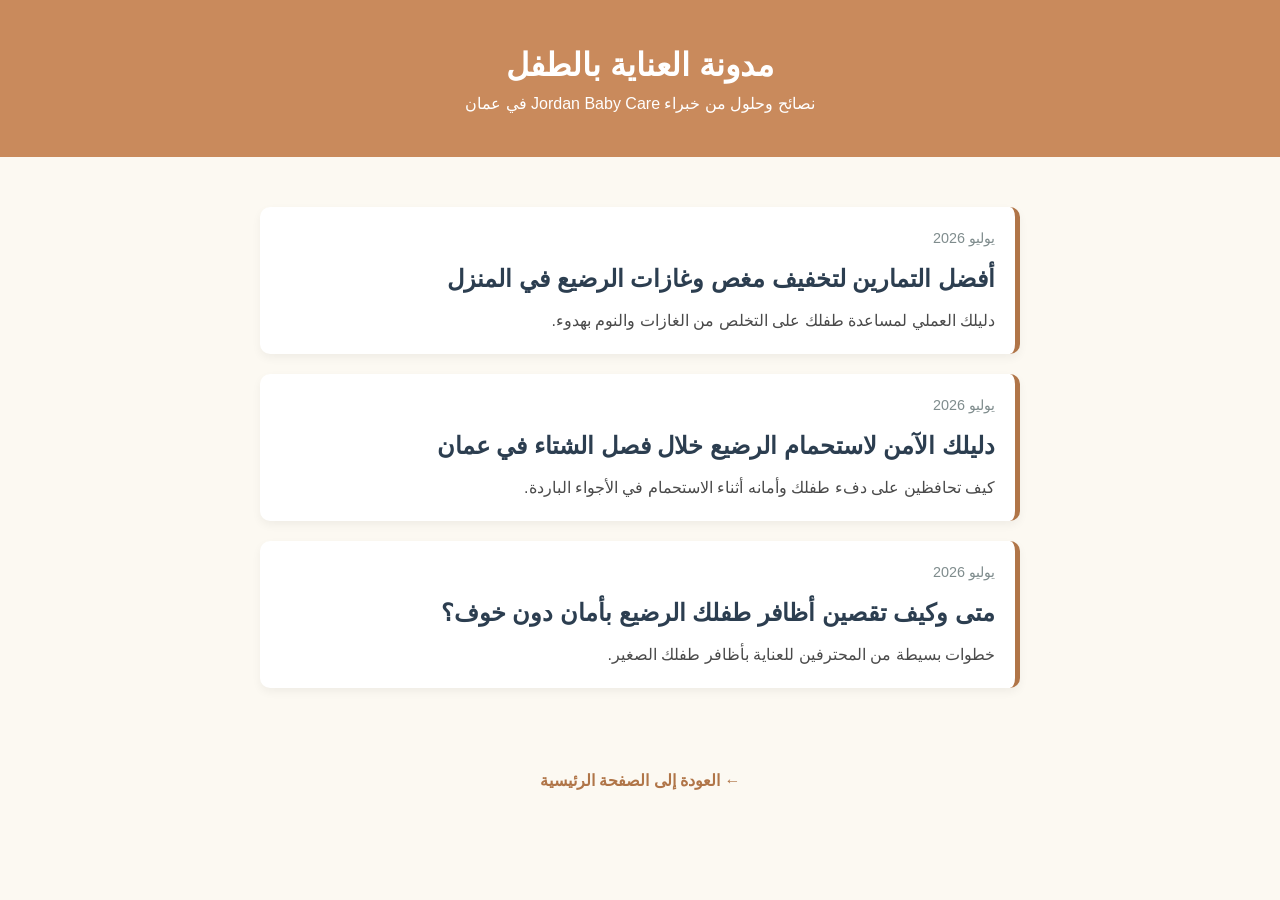
<file: blog/index.html>
<!DOCTYPE html>
<html lang="ar" dir="rtl">
<head>
    <meta charset="UTF-8">
    <meta name="viewport" content="width=device-width, initial-scale=1.0">
    
    <!-- ================= SEO 优化开始 ================= -->
    <title>مدونة رعاية الأطفال | دليل الأمومة في عمان - Jordan Baby Care</title>
    <meta name="description" content="مقالات ونصائح الخبراء حول رعاية حديثي الولادة، الاستحمام، والمساج في الأردن. اكتشفي أسرار راحة طفلك مع خبراء Jordan Baby Care في عمان.">
    <meta name="keywords" content="رعاية الأطفال عمان, مدونة الأمومة الأردن, نصائح حديثي الولادة, استحمام الرضيع, مساج للأطفال, Jordan Baby Care Blog">
    <meta property="og:title" content="مدونة رعاية الأطفال | دليل الأمومة في عمان">
    <meta property="og:description" content="مقالات حصرية ونصائح مجانية من خبراء الرعاية في عمان حول الاستحمام، المساج، والتخلص من المغص.">
    <meta property="og:type" content="website">
    <!-- ================= SEO 优化结束 ================= -->

    <link rel="stylesheet" href="../style.css">

    <!-- ================= 追踪代码区开始 ================= -->
    <!-- Google tag (gtag.js) -->
    <script async src="https://www.googletagmanager.com/gtag/js?id=G-HRCN6VY1M0"></script>
    <script>
      window.dataLayer = window.dataLayer || [];
      function gtag(){dataLayer.push(arguments);}
      gtag('js', new Date());
      gtag('config', 'G-HRCN6VY1M0');
    </script>
    
    <!-- Meta Pixel Code -->
    <script>
      !function(f,b,e,v,n,t,s)
      {if(f.fbq)return;n=f.fbq=function(){n.callMethod?
      n.callMethod.apply(n,arguments):n.queue.push(arguments)};
      if(!f._fbq)f._fbq=n;n.push=n;n.loaded=!0;n.version='2.0';
      n.queue=[];t=b.createElement(e);t.async=!0;
      t.src=v;s=b.getElementsByTagName(e)[0];
      s.parentNode.insertBefore(t,s)}(window, document,'script',
      'https://connect.facebook.net/en_US/fbevents.js');
      fbq('init', '2212940619560844');
      fbq('track', 'PageView');
    </script>
    <noscript><img height="1" width="1" style="display:none"
    src="https://www.facebook.com/tr?id=2212940619560844&ev=PageView&noscript=1"
    /></noscript>
    <!-- ================= 追踪代码区结束 ================= -->

    <style>
        .blog-header { background: #c98a5c; color: white; padding: 40px 20px; text-align: center; margin-bottom: 30px; }
        .blog-list { max-width: 800px; margin: 0 auto; padding: 20px; }
        .blog-post-card { background: white; padding: 20px; border-radius: 10px; margin-bottom: 20px; box-shadow: 0 4px 10px rgba(0,0,0,0.05); border-right: 5px solid #b07548; }
        .blog-post-card h2 { font-size: 1.5rem; margin-bottom: 10px; }
        .blog-post-card a { color: #2c3e50; text-decoration: none; font-weight: bold; }
        .blog-post-card a:hover { color: #c98a5c; }
        .blog-date { color: #7f8c8d; font-size: 0.9rem; margin-bottom: 10px; }
        .back-home { display: block; text-align: center; margin: 40px 0; font-weight: bold; color: #b07548; text-decoration: none; }
    </style>
</head>
<body style="background-color: #fcf9f2;">
    <div class="blog-header">
        <h1>مدونة العناية بالطفل</h1>
        <p>نصائح وحلول من خبراء Jordan Baby Care في عمان</p>
    </div>

    <div class="blog-list">
        <!-- 文章 1 -->
        <div class="blog-post-card">
            <div class="blog-date">يوليو 2026</div>
            <h2><a href="colic-relief.html">أفضل التمارين لتخفيف مغص وغازات الرضيع في المنزل</a></h2>
            <p>دليلك العملي لمساعدة طفلك على التخلص من الغازات والنوم بهدوء.</p>
        </div>
        <!-- 文章 2 -->
        <div class="blog-post-card">
            <div class="blog-date">يوليو 2026</div>
            <h2><a href="winter-bath-amman.html">دليلك الآمن لاستحمام الرضيع خلال فصل الشتاء في عمان</a></h2>
            <p>كيف تحافظين على دفء طفلك وأمانه أثناء الاستحمام في الأجواء الباردة.</p>
        </div>
        <!-- 文章 3 -->
        <div class="blog-post-card">
            <div class="blog-date">يوليو 2026</div>
            <h2><a href="safe-nail-clipping.html">متى وكيف تقصين أظافر طفلك الرضيع بأمان دون خوف؟</a></h2>
            <p>خطوات بسيطة من المحترفين للعناية بأظافر طفلك الصغير.</p>
        </div>
    </div>
    
    <a href="../index.html" class="back-home">← العودة إلى الصفحة الرئيسية</a>
</body>
</html>
</file>
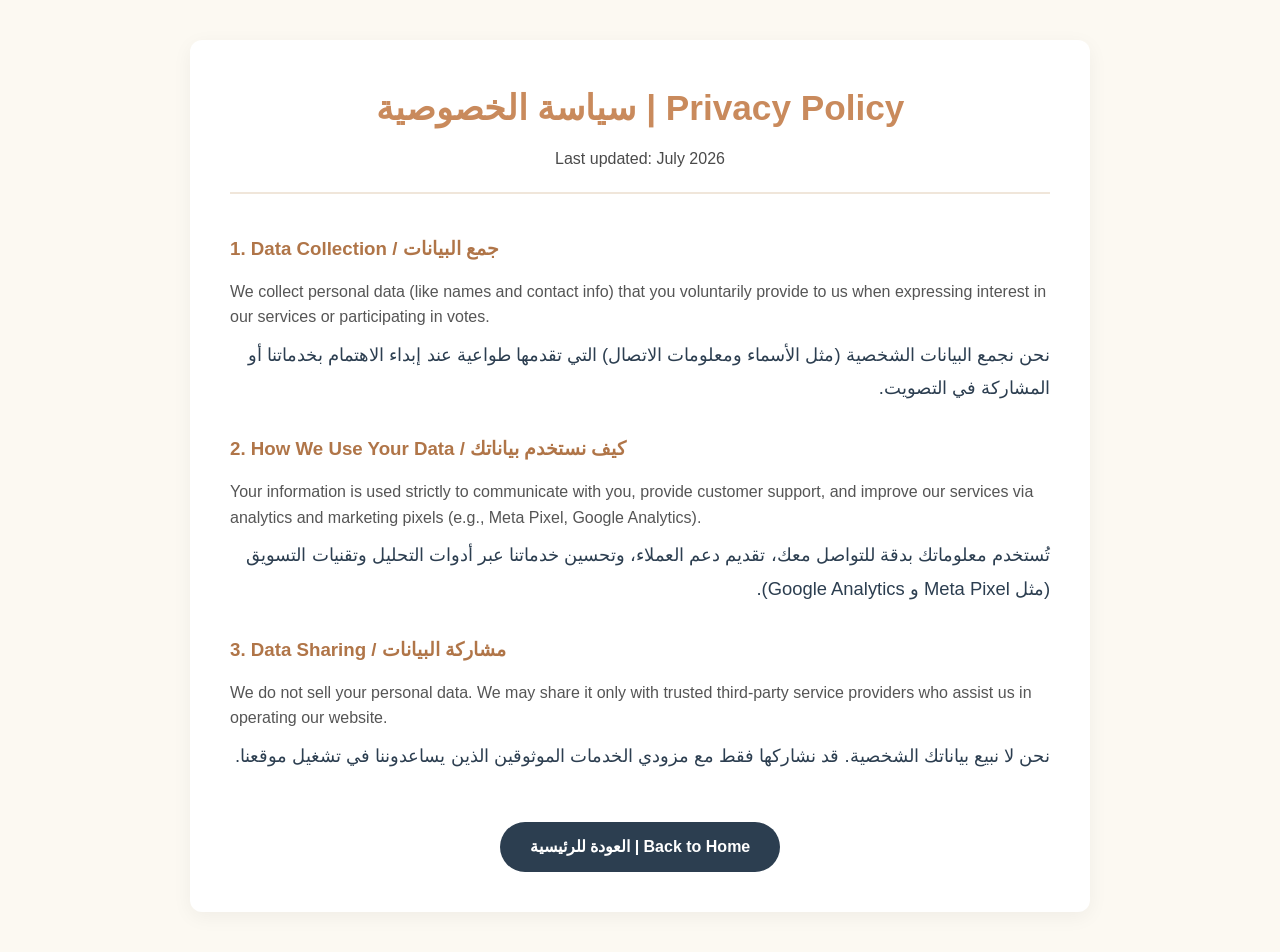
<file: privacy.html>
<!DOCTYPE html>
<html lang="en" dir="ltr">
<head>
    <meta charset="UTF-8">
    <meta name="viewport" content="width=device-width, initial-scale=1.0">
    <title>Privacy Policy | سياسة الخصوصية - Jordan Baby Care</title>
    <link rel="stylesheet" href="style.css">
    <style>
        .privacy-container { max-width: 900px; margin: 40px auto; padding: 40px; background: white; border-radius: 12px; box-shadow: 0 5px 20px rgba(0,0,0,0.05); }
        .privacy-header { text-align: center; margin-bottom: 40px; padding-bottom: 20px; border-bottom: 2px solid #f0e6da; }
        .privacy-header h1 { color: #c98a5c; margin-bottom: 10px; font-size: 2.2rem; }
        .privacy-section { margin-bottom: 30px; display: flex; flex-direction: column; }
        .privacy-section h3 { color: #b07548; margin-bottom: 15px; }
        .text-en { color: #555; line-height: 1.6; font-size: 1rem; margin-bottom: 8px; }
        .text-ar { color: #2c3e50; line-height: 1.8; font-size: 1.15rem; font-weight: 500; text-align: right; direction: rtl; }
        .back-btn { display: inline-block; background: #2c3e50; color: white; padding: 12px 30px; text-decoration: none; border-radius: 25px; margin-top: 20px; font-weight: bold; }
        .back-btn:hover { background: #1a252f; }
    </style>
</head>
<body style="background-color: #fcf9f2;">
    <div class="privacy-container">
        <div class="privacy-header">
            <h1>سياسة الخصوصية | Privacy Policy</h1>
            <p>Last updated: July 2026</p>
        </div>

        <div class="privacy-section">
            <h3>1. Data Collection / جمع البيانات</h3>
            <p class="text-en">We collect personal data (like names and contact info) that you voluntarily provide to us when expressing interest in our services or participating in votes.</p>
            <p class="text-ar">نحن نجمع البيانات الشخصية (مثل الأسماء ومعلومات الاتصال) التي تقدمها طواعية عند إبداء الاهتمام بخدماتنا أو المشاركة في التصويت.</p>
        </div>

        <div class="privacy-section">
            <h3>2. How We Use Your Data / كيف نستخدم بياناتك</h3>
            <p class="text-en">Your information is used strictly to communicate with you, provide customer support, and improve our services via analytics and marketing pixels (e.g., Meta Pixel, Google Analytics).</p>
            <p class="text-ar">تُستخدم معلوماتك بدقة للتواصل معك، تقديم دعم العملاء، وتحسين خدماتنا عبر أدوات التحليل وتقنيات التسويق (مثل Meta Pixel و Google Analytics).</p>
        </div>

        <div class="privacy-section">
            <h3>3. Data Sharing / مشاركة البيانات</h3>
            <p class="text-en">We do not sell your personal data. We may share it only with trusted third-party service providers who assist us in operating our website.</p>
            <p class="text-ar">نحن لا نبيع بياناتك الشخصية. قد نشاركها فقط مع مزودي الخدمات الموثوقين الذين يساعدوننا في تشغيل موقعنا.</p>
        </div>

        <div style="text-align: center;">
            <a href="index.html" class="back-btn">العودة للرئيسية | Back to Home</a>
        </div>
    </div>
</body>
</html>
</file>
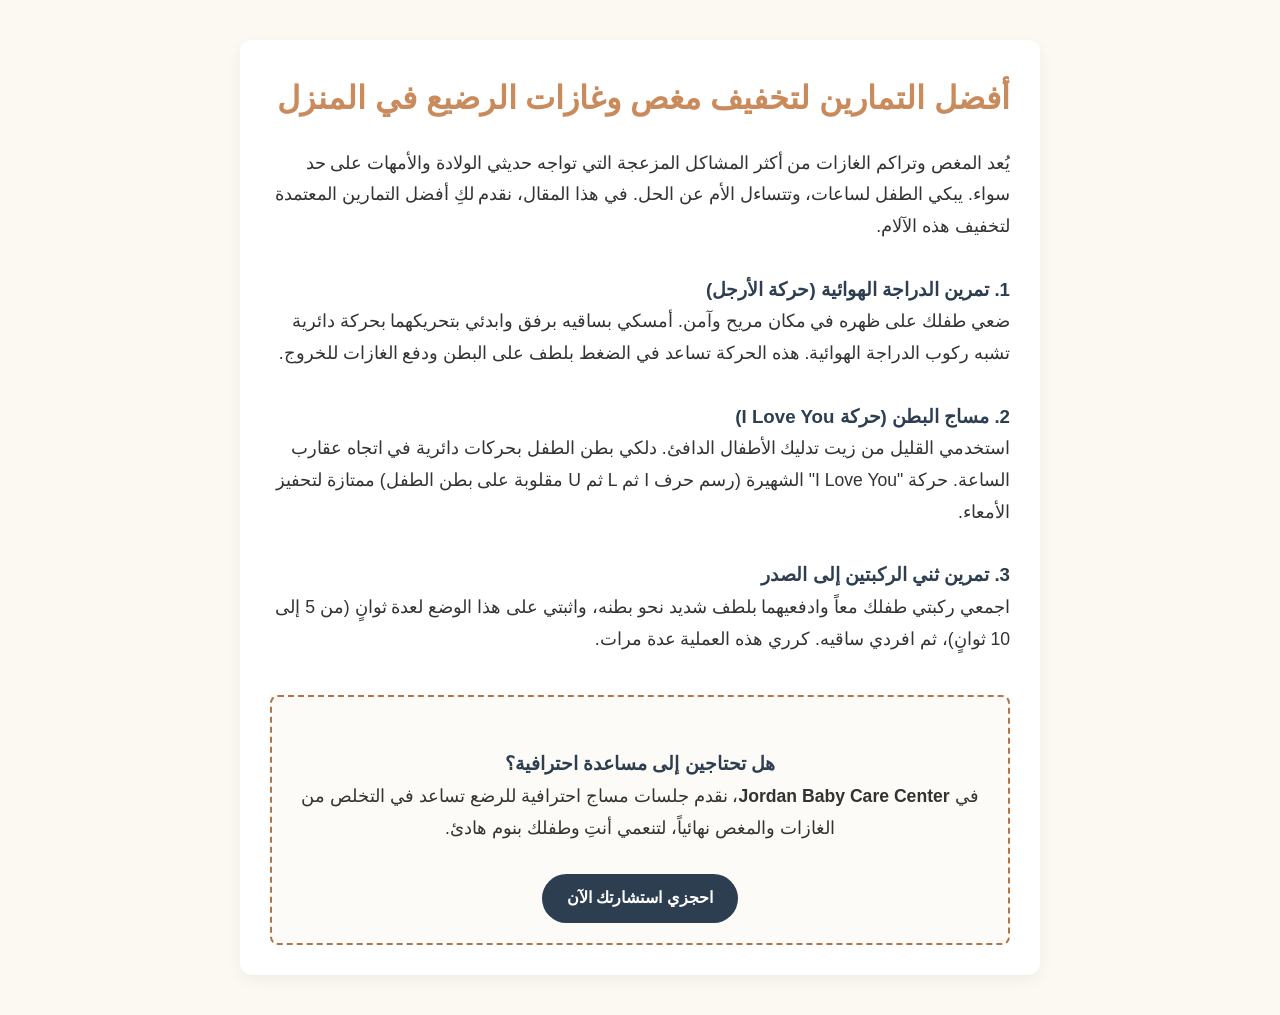
<file: blog/colic-relief.html>
<!DOCTYPE html>
<html lang="ar" dir="rtl">
<head>
    <meta charset="UTF-8">
    <meta name="viewport" content="width=device-width, initial-scale=1.0">
    
    <!-- ================= SEO 优化开始 ================= -->
    <title>أفضل تمارين لتخفيف مغص وغازات الرضيع | Jordan Baby</title>
    <meta name="description" content="تعاني من بكاء طفلك بسبب الغازات؟ تعرفي على أفضل تمارين المساج وحركات الأرجل لتخفيف مغص وغازات الأطفال الرضع في المنزل بخطوات عملية.">
    <meta name="keywords" content="مغص الرضيع, غازات الرضيع, مساج بطن الطفل, تمرين الدراجة للرضع, التخلص من غازات الأطفال, مساج الرضع عمان">
    <meta property="og:title" content="أفضل التمارين لتخفيف مغص وغازات الرضيع في المنزل">
    <meta property="og:description" content="دليلك العملي لمساعدة طفلك على التخلص من الغازات والنوم بهدوء. اكتشفي الحركات الصحيحة الآن!">
    <!-- ================= SEO 优化结束 ================= -->

    <link rel="stylesheet" href="../style.css">

    <!-- ================= 追踪代码区开始 ================= -->
    <script async src="https://www.googletagmanager.com/gtag/js?id=G-HRCN6VY1M0"></script>
    <script>
      window.dataLayer = window.dataLayer || [];
      function gtag(){dataLayer.push(arguments);}
      gtag('js', new Date());
      gtag('config', 'G-HRCN6VY1M0');
    </script>
    <script>
      !function(f,b,e,v,n,t,s)
      {if(f.fbq)return;n=f.fbq=function(){n.callMethod?
      n.callMethod.apply(n,arguments):n.queue.push(arguments)};
      if(!f._fbq)f._fbq=n;n.push=n;n.loaded=!0;n.version='2.0';
      n.queue=[];t=b.createElement(e);t.async=!0;
      t.src=v;s=b.getElementsByTagName(e)[0];
      s.parentNode.insertBefore(t,s)}(window, document,'script',
      'https://connect.facebook.net/en_US/fbevents.js');
      fbq('init', '2212940619560844');
      fbq('track', 'PageView');
    </script>
    <!-- ================= 追踪代码区结束 ================= -->

    <style>
        .article-container { max-width: 800px; margin: 40px auto; padding: 30px; background: white; border-radius: 12px; box-shadow: 0 5px 15px rgba(0,0,0,0.05); line-height: 1.8; color: #333; }
        .article-container h1 { color: #c98a5c; margin-bottom: 20px; font-size: 2rem; }
        .article-container h3 { color: #2c3e50; margin-top: 30px; }
        .article-container p { margin-bottom: 15px; font-size: 1.1rem; }
        .article-container ul { margin-right: 20px; margin-bottom: 20px; }
        .article-container li { margin-bottom: 10px; font-size: 1.1rem; }
        .cta-box { background: #fdfbf7; border: 2px dashed #b07548; padding: 20px; text-align: center; margin-top: 40px; border-radius: 8px; }
    </style>
</head>
<body style="background-color: #fcf9f2;">
    <div class="article-container">
        <h1>أفضل التمارين لتخفيف مغص وغازات الرضيع في المنزل</h1>
        <p>يُعد المغص وتراكم الغازات من أكثر المشاكل المزعجة التي تواجه حديثي الولادة والأمهات على حد سواء. يبكي الطفل لساعات، وتتساءل الأم عن الحل. في هذا المقال، نقدم لكِ أفضل التمارين المعتمدة لتخفيف هذه الآلام.</p>
        
        <h3>1. تمرين الدراجة الهوائية (حركة الأرجل)</h3>
        <p>ضعي طفلك على ظهره في مكان مريح وآمن. أمسكي بساقيه برفق وابدئي بتحريكهما بحركة دائرية تشبه ركوب الدراجة الهوائية. هذه الحركة تساعد في الضغط بلطف على البطن ودفع الغازات للخروج.</p>
        
        <h3>2. مساج البطن (حركة I Love You)</h3>
        <p>استخدمي القليل من زيت تدليك الأطفال الدافئ. دلكي بطن الطفل بحركات دائرية في اتجاه عقارب الساعة. حركة "I Love You" الشهيرة (رسم حرف I ثم L ثم U مقلوبة على بطن الطفل) ممتازة لتحفيز الأمعاء.</p>
        
        <h3>3. تمرين ثني الركبتين إلى الصدر</h3>
        <p>اجمعي ركبتي طفلك معاً وادفعيهما بلطف شديد نحو بطنه، واثبتي على هذا الوضع لعدة ثوانٍ (من 5 إلى 10 ثوانٍ)، ثم افردي ساقيه. كرري هذه العملية عدة مرات.</p>

        <div class="cta-box">
            <h3>هل تحتاجين إلى مساعدة احترافية؟</h3>
            <p>في <strong>Jordan Baby Care Center</strong>، نقدم جلسات مساج احترافية للرضع تساعد في التخلص من الغازات والمغص نهائياً، لتنعمي أنتِ وطفلك بنوم هادئ.</p>
            <a href="../index.html" style="display:inline-block; margin-top:15px; padding:10px 25px; background:#2c3e50; color:white; text-decoration:none; border-radius:25px; font-weight:bold;">احجزي استشارتك الآن</a>
        </div>
    </div>
</body>
</html>
</file>
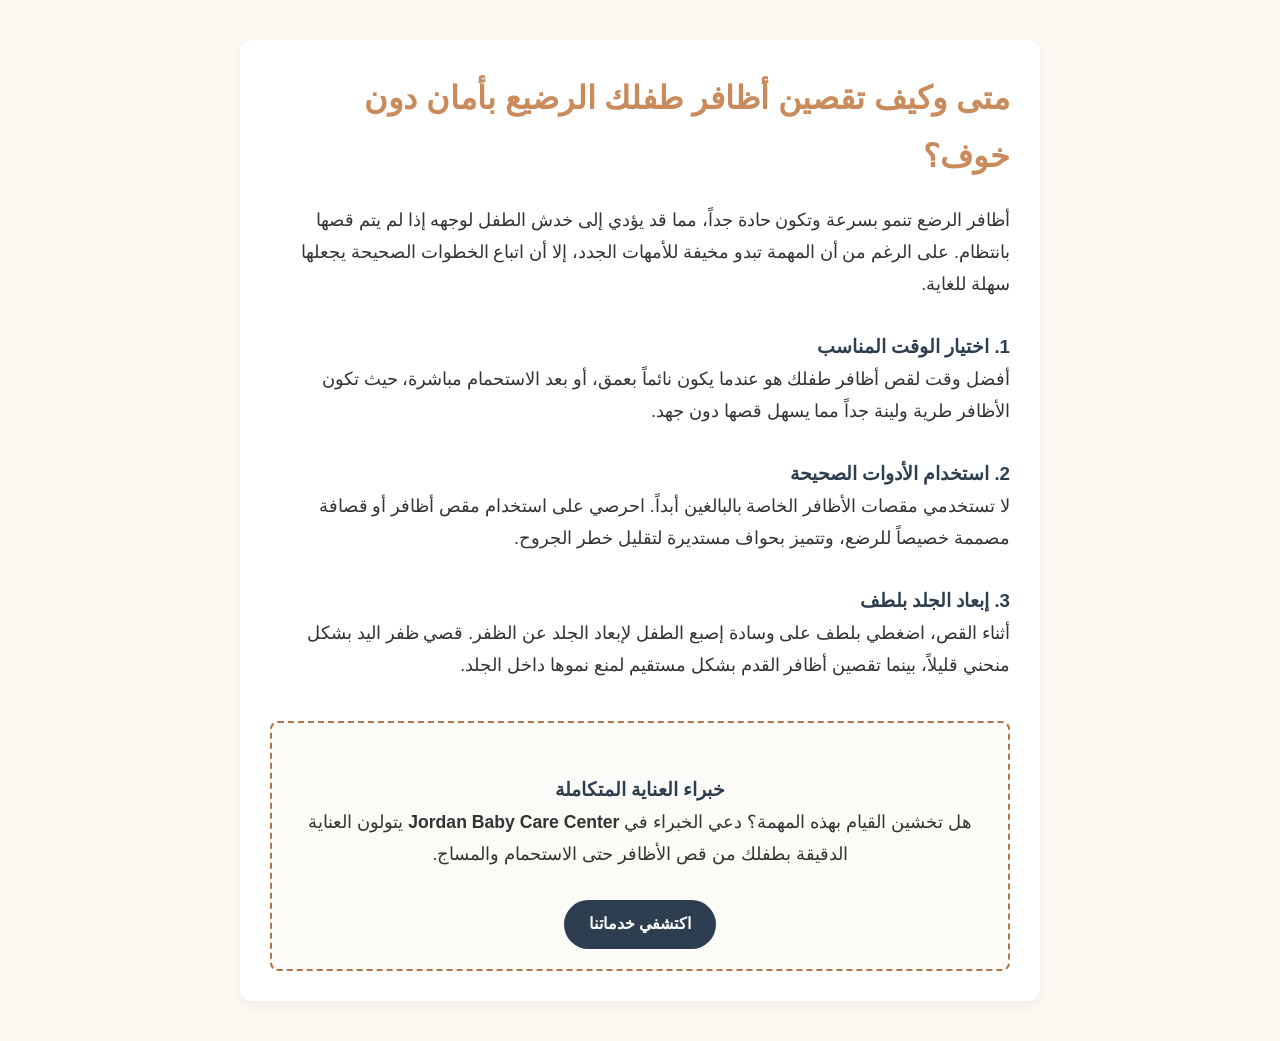
<file: blog/safe-nail-clipping.html>
<!DOCTYPE html>
<html lang="ar" dir="rtl">
<head>
    <meta charset="UTF-8">
    <meta name="viewport" content="width=device-width, initial-scale=1.0">
    
    <!-- ================= SEO 优化开始 ================= -->
    <title>كيف تقصين أظافر طفلك بأمان | نصائح Jordan Baby</title>
    <meta name="description" content="الطريقة الصحيحة لقص أظافر الرضع حديثي الولادة دون التسبب بجروح أو ألم. أفضل الأوقات والأدوات المستخدمة للعناية بأظافر طفلك.">
    <meta name="keywords" content="قص أظافر الرضيع, العناية بأظافر الطفل, مقص أظافر المواليد, خدوش وجه الرضيع, العناية بالمولود الجديد الأردن">
    <meta property="og:title" content="متى وكيف تقصين أظافر طفلك الرضيع بأمان دون خوف؟">
    <meta property="og:description" content="خطوات بسيطة من المحترفين للعناية بأظافر طفلك الصغير بأمان تام.">
    <!-- ================= SEO 优化结束 ================= -->

    <link rel="stylesheet" href="../style.css">

    <!-- ================= 追踪代码区开始 ================= -->
    <script async src="https://www.googletagmanager.com/gtag/js?id=G-HRCN6VY1M0"></script>
    <script>
      window.dataLayer = window.dataLayer || [];
      function gtag(){dataLayer.push(arguments);}
      gtag('js', new Date());
      gtag('config', 'G-HRCN6VY1M0');
    </script>
    <script>
      !function(f,b,e,v,n,t,s)
      {if(f.fbq)return;n=f.fbq=function(){n.callMethod?
      n.callMethod.apply(n,arguments):n.queue.push(arguments)};
      if(!f._fbq)f._fbq=n;n.push=n;n.loaded=!0;n.version='2.0';
      n.queue=[];t=b.createElement(e);t.async=!0;
      t.src=v;s=b.getElementsByTagName(e)[0];
      s.parentNode.insertBefore(t,s)}(window, document,'script',
      'https://connect.facebook.net/en_US/fbevents.js');
      fbq('init', '2212940619560844');
      fbq('track', 'PageView');
    </script>
    <!-- ================= 追踪代码区结束 ================= -->

    <style>
        .article-container { max-width: 800px; margin: 40px auto; padding: 30px; background: white; border-radius: 12px; box-shadow: 0 5px 15px rgba(0,0,0,0.05); line-height: 1.8; color: #333; }
        .article-container h1 { color: #c98a5c; margin-bottom: 20px; font-size: 2rem; }
        .article-container h3 { color: #2c3e50; margin-top: 30px; }
        .article-container p { margin-bottom: 15px; font-size: 1.1rem; }
        .cta-box { background: #fdfbf7; border: 2px dashed #b07548; padding: 20px; text-align: center; margin-top: 40px; border-radius: 8px; }
    </style>
</head>
<body style="background-color: #fcf9f2;">
    <div class="article-container">
        <h1>متى وكيف تقصين أظافر طفلك الرضيع بأمان دون خوف؟</h1>
        <p>أظافر الرضع تنمو بسرعة وتكون حادة جداً، مما قد يؤدي إلى خدش الطفل لوجهه إذا لم يتم قصها بانتظام. على الرغم من أن المهمة تبدو مخيفة للأمهات الجدد، إلا أن اتباع الخطوات الصحيحة يجعلها سهلة للغاية.</p>
        
        <h3>1. اختيار الوقت المناسب</h3>
        <p>أفضل وقت لقص أظافر طفلك هو عندما يكون نائماً بعمق، أو بعد الاستحمام مباشرة، حيث تكون الأظافر طرية ولينة جداً مما يسهل قصها دون جهد.</p>
        
        <h3>2. استخدام الأدوات الصحيحة</h3>
        <p>لا تستخدمي مقصات الأظافر الخاصة بالبالغين أبداً. احرصي على استخدام مقص أظافر أو قصافة مصممة خصيصاً للرضع، وتتميز بحواف مستديرة لتقليل خطر الجروح.</p>
        
        <h3>3. إبعاد الجلد بلطف</h3>
        <p>أثناء القص، اضغطي بلطف على وسادة إصبع الطفل لإبعاد الجلد عن الظفر. قصي ظفر اليد بشكل منحني قليلاً، بينما تقصين أظافر القدم بشكل مستقيم لمنع نموها داخل الجلد.</p>

        <div class="cta-box">
            <h3>خبراء العناية المتكاملة</h3>
            <p>هل تخشين القيام بهذه المهمة؟ دعي الخبراء في <strong>Jordan Baby Care Center</strong> يتولون العناية الدقيقة بطفلك من قص الأظافر حتى الاستحمام والمساج.</p>
            <a href="../index.html" style="display:inline-block; margin-top:15px; padding:10px 25px; background:#2c3e50; color:white; text-decoration:none; border-radius:25px; font-weight:bold;">اكتشفي خدماتنا</a>
        </div>
    </div>
</body>
</html>
</file>
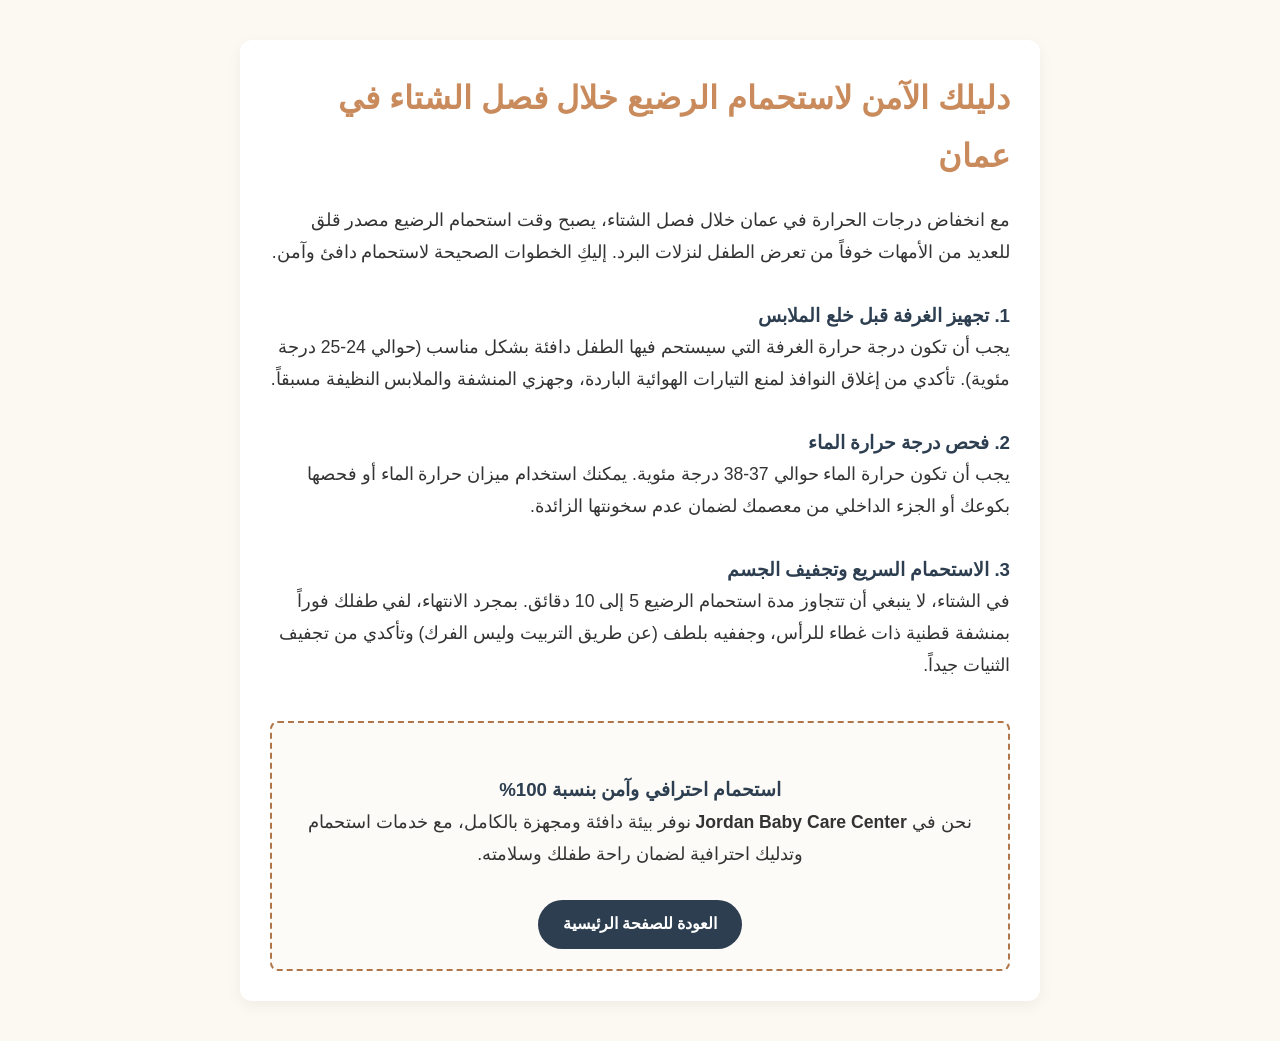
<file: blog/winter-bath-amman.html>
<!DOCTYPE html>
<html lang="ar" dir="rtl">
<head>
    <meta charset="UTF-8">
    <meta name="viewport" content="width=device-width, initial-scale=1.0">
    
    <!-- ================= SEO 优化开始 ================= -->
    <title>دليلك لاستحمام الرضيع في شتاء عمان | Jordan Baby</title>
    <meta name="description" content="نصائح هامة لحماية طفلك الرضيع من البرد أثناء الاستحمام في فصل الشتاء في الأردن. تعرفي على درجة حرارة الماء المناسبة والخطوات الآمنة.">
    <meta name="keywords" content="استحمام الرضيع في الشتاء, حمام الطفل عمان, درجة حرارة ماء استحمام الرضيع, حماية الطفل من البرد, رعاية حديثي الولادة الأردن">
    <meta property="og:title" content="دليلك الآمن لاستحمام الرضيع خلال فصل الشتاء في عمان">
    <meta property="og:description" content="كيف تحافظين على دفء طفلك وأمانه أثناء الاستحمام في الأجواء الباردة؟ اقرئي نصائح الخبراء.">
    <!-- ================= SEO 优化结束 ================= -->

    <link rel="stylesheet" href="../style.css">

    <!-- ================= 追踪代码区开始 ================= -->
    <script async src="https://www.googletagmanager.com/gtag/js?id=G-HRCN6VY1M0"></script>
    <script>
      window.dataLayer = window.dataLayer || [];
      function gtag(){dataLayer.push(arguments);}
      gtag('js', new Date());
      gtag('config', 'G-HRCN6VY1M0');
    </script>
    <script>
      !function(f,b,e,v,n,t,s)
      {if(f.fbq)return;n=f.fbq=function(){n.callMethod?
      n.callMethod.apply(n,arguments):n.queue.push(arguments)};
      if(!f._fbq)f._fbq=n;n.push=n;n.loaded=!0;n.version='2.0';
      n.queue=[];t=b.createElement(e);t.async=!0;
      t.src=v;s=b.getElementsByTagName(e)[0];
      s.parentNode.insertBefore(t,s)}(window, document,'script',
      'https://connect.facebook.net/en_US/fbevents.js');
      fbq('init', '2212940619560844');
      fbq('track', 'PageView');
    </script>
    <!-- ================= 追踪代码区结束 ================= -->

    <style> 
        .article-container { max-width: 800px; margin: 40px auto; padding: 30px; background: white; border-radius: 12px; box-shadow: 0 5px 15px rgba(0,0,0,0.05); line-height: 1.8; color: #333; }
        .article-container h1 { color: #c98a5c; margin-bottom: 20px; font-size: 2rem; }
        .article-container h3 { color: #2c3e50; margin-top: 30px; }
        .article-container p { margin-bottom: 15px; font-size: 1.1rem; }
        .cta-box { background: #fdfbf7; border: 2px dashed #b07548; padding: 20px; text-align: center; margin-top: 40px; border-radius: 8px; }
    </style>
</head>
<body style="background-color: #fcf9f2;">
    <div class="article-container">
        <h1>دليلك الآمن لاستحمام الرضيع خلال فصل الشتاء في عمان</h1>
        <p>مع انخفاض درجات الحرارة في عمان خلال فصل الشتاء، يصبح وقت استحمام الرضيع مصدر قلق للعديد من الأمهات خوفاً من تعرض الطفل لنزلات البرد. إليكِ الخطوات الصحيحة لاستحمام دافئ وآمن.</p>
        
        <h3>1. تجهيز الغرفة قبل خلع الملابس</h3>
        <p>يجب أن تكون درجة حرارة الغرفة التي سيستحم فيها الطفل دافئة بشكل مناسب (حوالي 24-25 درجة مئوية). تأكدي من إغلاق النوافذ لمنع التيارات الهوائية الباردة، وجهزي المنشفة والملابس النظيفة مسبقاً.</p>
        
        <h3>2. فحص درجة حرارة الماء</h3>
        <p>يجب أن تكون حرارة الماء حوالي 37-38 درجة مئوية. يمكنك استخدام ميزان حرارة الماء أو فحصها بكوعك أو الجزء الداخلي من معصمك لضمان عدم سخونتها الزائدة.</p>
        
        <h3>3. الاستحمام السريع وتجفيف الجسم</h3>
        <p>في الشتاء، لا ينبغي أن تتجاوز مدة استحمام الرضيع 5 إلى 10 دقائق. بمجرد الانتهاء، لفي طفلك فوراً بمنشفة قطنية ذات غطاء للرأس، وجففيه بلطف (عن طريق التربيت وليس الفرك) وتأكدي من تجفيف الثنيات جيداً.</p>

        <div class="cta-box">
            <h3>استحمام احترافي وآمن بنسبة 100%</h3>
            <p>نحن في <strong>Jordan Baby Care Center</strong> نوفر بيئة دافئة ومجهزة بالكامل، مع خدمات استحمام وتدليك احترافية لضمان راحة طفلك وسلامته.</p>
            <a href="../index.html" style="display:inline-block; margin-top:15px; padding:10px 25px; background:#2c3e50; color:white; text-decoration:none; border-radius:25px; font-weight:bold;">العودة للصفحة الرئيسية</a>
        </div>
    </div>
</body>
</html>
</file>
<file: style.css>
/* =========================================
   全局重置与基础设置
   ========================================= */
* {
    margin: 0;
    padding: 0;
    box-sizing: border-box;
    font-family: 'Segoe UI', Tahoma, Geneva, Verdana, sans-serif;
}

body {
    background-color: #fcf9f2; 
    color: #4a4a4a;
    line-height: 1.6;
    overflow-x: hidden; 
}

/* =========================================
   头部样式
   ========================================= */
.header {
    text-align: center;
    padding: 30px 20px;
    background-color: #ffffff;
    box-shadow: 0 2px 10px rgba(0,0,0,0.05);
}

.logo {
    font-size: 2.5rem;
    color: #c98a5c; 
    margin-bottom: 5px;
    letter-spacing: 2px;
}

.sub-logo {
    font-size: 1.6rem;
    color: #b07548;
    margin-bottom: 20px;
    font-weight: 600;
}

.slogan-container {
    max-width: 800px;
    margin: 0 auto;
    padding: 0 10px; 
}

.slogan {
    font-size: 1.1rem;
    margin-bottom: 10px;
    font-weight: 500;
}

.slogan.ar {
    font-size: 1.3rem; 
    color: #2c3e50;
    line-height: 1.5; 
}

.slogan.en {
    color: #7f8c8d;
    line-height: 1.4;
}

/* =========================================
   核心主图样式
   ========================================= */
.hero {
    width: 100%;
    max-width: 1200px;
    margin: 0 auto;
    padding: 20px;
}

.main-image {
    width: 100%;
    border-radius: 15px;
    box-shadow: 0 8px 20px rgba(0,0,0,0.1);
    display: block;
}

/* =========================================
   服务卡片布局 (响应式优化)
   ========================================= */
.services {
    display: flex;
    flex-wrap: wrap;
    justify-content: center;
    gap: 20px;
    max-width: 1200px;
    margin: 20px auto 40px; 
    padding: 0 20px;
}

.service-card {
    background: #ffffff;
    flex: 1;
    min-width: 300px; 
    padding: 30px 20px; 
    border-radius: 12px;
    box-shadow: 0 4px 15px rgba(0,0,0,0.04);
    border-top: 4px solid #e0c3a8;
    transition: transform 0.3s ease;
}

.service-card:hover {
    transform: translateY(-5px);
}

.service-card.highlight {
    border-top: 4px solid #e74c3c; 
    background: #fffdfa;
}

.service-card h2 {
    font-size: 1.3rem; 
    color: #333;
    margin-bottom: 5px;
    text-align: center;
    direction: rtl; 
}

.service-card .subtitle {
    font-size: 0.95rem;
    color: #888;
    margin-bottom: 20px;
    border-bottom: 1px solid #eee;
    padding-bottom: 10px;
    text-align: center;
}

.subtitle-group {
    border-bottom: 1px solid #eee;
    margin-bottom: 20px;
    padding-bottom: 10px;
    display: flex;
    flex-direction: column;
    align-items: center; 
}

.subtitle-group .ar-sub { 
    border-bottom: none; 
    margin-bottom: 2px; 
    padding-bottom: 0; 
    color:#555; 
    font-weight: bold;
}

.subtitle-group .en-sub { 
    border-bottom: none; 
    margin-bottom: 0; 
    padding-bottom: 0; 
}

.service-card ul {
    list-style: none;
    padding: 0;
}

/* =========================================
   阿拉伯双语列表核心优化
   ========================================= */
.bilingual-item {
    margin-bottom: 15px;
    padding-bottom: 10px;
    border-bottom: 1px dashed #f0e6da;
    display: flex;
    flex-direction: column;
    align-items: center; 
    text-align: center;
}

.bilingual-item:last-child {
    border-bottom: none;
    margin-bottom: 0;
}

.ar-text {
    font-size: 1.1rem; 
    color: #2c3e50;
    font-weight: 600;
    margin-bottom: 4px;
    display: inline-flex; 
    align-items: center;
    justify-content: center;
    gap: 6px; 
    direction: rtl; 
}

.en-text {
    font-size: 0.85rem; 
    color: #7f8c8d;
}

/* =========================================
   【修复】博客频道高端引流横幅 (Banner) - 终极居中版
   ========================================= */
.blog-promo {
    padding: 45px 20px;
    background: linear-gradient(135deg, #fffdfa 0%, #f4eee6 100%);
    margin: 20px auto 40px;
    max-width: 1000px;
    border-radius: 16px;
    box-shadow: 0 10px 30px rgba(201, 138, 92, 0.12);
    border: 1px solid #f0e6da;
    
    /* 核心修复：用 Flexbox 强制所有元素绝对居中，彻底消除 LTR/RTL 撕裂 */
    display: flex;
    flex-direction: column;
    align-items: center;
    justify-content: center;
    text-align: center;
}

.blog-promo-content {
    display: flex;
    flex-direction: column;
    align-items: center;
    width: 100%;
}

.promo-icon {
    font-size: 2rem;
    margin-bottom: 12px;
    letter-spacing: 5px;
}

.blog-promo h2 {
    font-size: 1.9rem;
    color: #b07548;
    margin-bottom: 15px;
    font-weight: bold;
    direction: rtl;
}

.promo-desc {
    font-size: 1.15rem;
    color: #555;
    margin-bottom: 25px;
    max-width: 650px;
    line-height: 1.7;
    direction: rtl;
}

.blog-btn {
    display: inline-flex;
    align-items: center;
    justify-content: center;
    gap: 12px;
    background: #c98a5c;
    color: white;
    padding: 14px 35px;
    font-size: 1.15rem;
    font-weight: bold;
    text-decoration: none;
    border-radius: 30px;
    transition: all 0.3s ease;
    box-shadow: 0 6px 15px rgba(201, 138, 92, 0.3);
    direction: rtl;
}

.blog-btn:hover {
    background: #b07548;
    transform: translateY(-4px); 
    box-shadow: 0 10px 25px rgba(201, 138, 92, 0.5);
}

.blog-btn svg {
    transition: transform 0.3s ease;
}

.blog-btn:hover svg {
    transform: translateX(-6px); 
}

/* =========================================
   投票区样式
   ========================================= */
.voting-section {
    background-color: #f4eee6;
    padding: 40px 20px; 
    text-align: center;
    margin-top: 40px;
}

.voting-header {
    margin-bottom: 25px;
}

.voting-header h2 {
    font-size: 1.8rem;
    color: #2c3e50;
    display: inline-flex;
    align-items: center;
    justify-content: center;
    gap: 8px; 
    direction: rtl; 
    flex-wrap: wrap; 
}

.voting-grid {
    display: grid;
    grid-template-columns: repeat(auto-fit, minmax(280px, 1fr));
    gap: 20px;
    max-width: 1000px;
    margin: 0 auto;
}

.vote-card {
    background: #fff;
    padding: 20px;
    border-radius: 10px;
    box-shadow: 0 2px 8px rgba(0,0,0,0.1);
    display: flex;
    flex-direction: column;
    align-items: center;
}

.vote-card h3 {
    font-size: 1.4rem;
    margin-bottom: 5px;
    color: #333;
}

.vote-card p {
    color: #666;
    margin-bottom: 15px;
}

.vote-bar-container {
    width: 100%;
    background-color: #e0e0e0;
    border-radius: 20px;
    height: 12px; 
    margin-bottom: 15px;
    overflow: hidden;
}

.vote-bar {
    height: 100%;
    background-color: #c98a5c;
    width: 0%; 
    transition: width 1s ease-in-out;
}

.vote-btn {
    background-color: #2c3e50;
    color: white;
    border: none;
    padding: 10px 25px;
    border-radius: 25px;
    font-size: 1rem;
    cursor: pointer;
    transition: background 0.3s;
    font-weight: bold;
    width: 100%; 
    max-width: 200px; 
}

.vote-btn:hover {
    background-color: #1a252f;
}

.vote-btn:disabled {
    background-color: #95a5a6;
    cursor: not-allowed;
}

.hidden-msg {
    display: none;
    color: #27ae60;
    font-size: 1.1rem;
    font-weight: bold;
    margin-top: 25px;
    line-height: 1.5;
}

/* =========================================
   页脚与高清国旗样式
   ========================================= */
footer {
    text-align: center;
    padding: 30px 20px;
    background-color: #2c3e50; 
    color: #fff;
    font-size: 0.95rem;
    position: relative;
    z-index: 10;
}

.global-flags {
    margin-bottom: 15px;
    display: flex;
    justify-content: center;
    gap: 15px; 
    flex-wrap: wrap;
    align-items: center;
}

.global-flags .fi {
    width: 28px !important;
    height: 20px !important;
    border-radius: 2px;
    transition: transform 0.3s ease;
    cursor: default;
    box-shadow: 0 2px 4px rgba(0,0,0,0.3); 
}

.global-flags .fi:hover {
    transform: translateY(-3px) scale(1.15); 
}

footer p {
    color: #a0b2c6; 
    letter-spacing: 1px;
}

/* =========================================
   WhatsApp 悬浮组件核心样式
   ========================================= */
.whatsapp-widget {
    position: fixed;
    bottom: 25px; 
    right: 20px; 
    z-index: 9999;
    display: flex;
    flex-direction: column;
    align-items: flex-end;
}

.wa-icon {
    background-color: #25D366;
    width: 60px; 
    height: 60px;
    border-radius: 50%;
    display: flex;
    justify-content: center;
    align-items: center;
    cursor: pointer;
    box-shadow: 0 4px 15px rgba(37, 211, 102, 0.4);
    animation: pulse-bounce 2s infinite; 
    transition: transform 0.3s ease;
    margin-top: 15px;
}

.wa-icon:hover {
    transform: scale(1.1);
}

.wa-icon svg {
    width: 35px; 
    height: 35px;
}

@keyframes pulse-bounce {
    0% { transform: scale(1) translateY(0); box-shadow: 0 0 0 0 rgba(37, 211, 102, 0.7); }
    50% { transform: scale(1.05) translateY(-8px); box-shadow: 0 0 0 15px rgba(37, 211, 102, 0); }
    100% { transform: scale(1) translateY(0); box-shadow: 0 0 0 0 rgba(37, 211, 102, 0); }
}

.wa-popup {
    display: none; 
    width: 300px; 
    background: #ffffff;
    border-radius: 12px;
    box-shadow: 0 10px 30px rgba(0, 0, 0, 0.2);
    overflow: hidden;
    border: 1px solid #f0e6da;
    transform-origin: bottom right;
}

@media (max-width: 350px) {
    .wa-popup { width: 280px; }
}

.wa-popup.show {
    display: block;
    animation: slide-up 0.3s ease-out forwards;
}

@keyframes slide-up {
    from { opacity: 0; transform: translateY(20px) scale(0.9); }
    to { opacity: 1; transform: translateY(0) scale(1); }
}

.wa-popup-header {
    background: linear-gradient(135deg, #c98a5c, #b07548);
    color: white;
    padding: 15px;
    position: relative;
    text-align: center;
}

.wa-popup-header h4 {
    margin: 0;
    font-size: 1.2rem;
    color: white;
}

.wa-popup-header .en-title {
    font-size: 0.9rem;
    font-weight: 400;
    opacity: 0.9;
    color: white;
}

.wa-popup-close {
    position: absolute;
    top: 5px;
    left: 15px; 
    font-size: 1.6rem;
    cursor: pointer;
    color: rgba(255,255,255,0.8);
    transition: color 0.3s;
    line-height: 1;
}

.wa-popup-close:hover {
    color: white;
}

.wa-popup-body {
    padding: 20px 15px;
    text-align: center;
}

.wa-popup-body .ar-text-wa {
    font-weight: 600;
    color: #2c3e50;
    margin-bottom: 5px;
    font-size: 1.05rem;
}

.wa-popup-body .en-text-wa {
    font-size: 0.85rem;
    color: #7f8c8d;
    margin-bottom: 12px;
}

.wa-offer {
    background: #fdfbf7;
    border: 1.5px dashed #c98a5c;
    padding: 12px;
    border-radius: 8px;
    margin-bottom: 15px;
}

.wa-offer .highlight-offer {
    color: #d35400; 
    margin-bottom: 5px;
    font-size: 0.95rem;
}

.wa-offer .en-text-wa.highlight-offer {
    margin-bottom: 0;
    font-size: 0.8rem;
}

.wa-chat-btn {
    display: block;
    background-color: #25D366;
    color: white;
    text-decoration: none;
    padding: 12px;
    border-radius: 25px;
    font-weight: bold;
    font-size: 1rem;
    transition: background 0.3s, transform 0.3s;
    box-shadow: 0 4px 10px rgba(37, 211, 102, 0.3);
}

.wa-chat-btn:hover {
    background-color: #1ebe57;
    transform: translateY(-2px);
    color: white;
}
/* =========================================
   🎁 VIP 领券弹窗专属美化样式
   ========================================= */
.modal-overlay {
    display: none;
    position: fixed;
    top: 0; left: 0; width: 100%; height: 100%;
    background: rgba(0, 0, 0, 0.6);
    z-index: 99999;
    justify-content: center;
    align-items: center;
    padding: 15px;
}

.modal-content {
    background: #ffffff;
    width: 100%;
    max-width: 480px;
    padding: 30px;
    border-radius: 16px;
    box-shadow: 0 15px 35px rgba(0,0,0,0.2);
    position: relative;
    border-top: 5px solid #c98a5c;
    text-align: right;
}

.modal-close {
    position: absolute;
    top: 15px;
    left: 20px;
    font-size: 1.8rem;
    cursor: pointer;
    color: #888;
    line-height: 1;
}

.modal-close:hover { color: #333; }

.modal-header-icon {
    font-size: 2.5rem;
    text-align: center;
    margin-bottom: 10px;
}

.modal-content h2 {
    color: #b07548;
    font-size: 1.5rem;
    text-align: center;
    margin-bottom: 8px;
}

.modal-subtitle {
    font-size: 0.95rem;
    color: #666;
    text-align: center;
    margin-bottom: 20px;
}

.form-group {
    margin-bottom: 15px;
}

.form-group label {
    display: block;
    font-weight: 600;
    color: #2c3e50;
    margin-bottom: 5px;
    font-size: 0.95rem;
}

.form-group input, .form-group select {
    width: 100%;
    padding: 10px 12px;
    border: 1px solid #ddd;
    border-radius: 8px;
    font-size: 1rem;
    background: #fdfbf7;
    outline: none;
    transition: border-color 0.3s;
}

.form-group input:focus, .form-group select:focus {
    border-color: #c98a5c;
}

.submit-lead-btn {
    width: 100%;
    background: #c98a5c;
    color: white;
    border: none;
    padding: 12px;
    border-radius: 25px;
    font-size: 1.1rem;
    font-weight: bold;
    cursor: pointer;
    transition: background 0.3s;
    margin-top: 10px;
}
.submit-lead-btn:hover { background: #b07548; }
</file>
